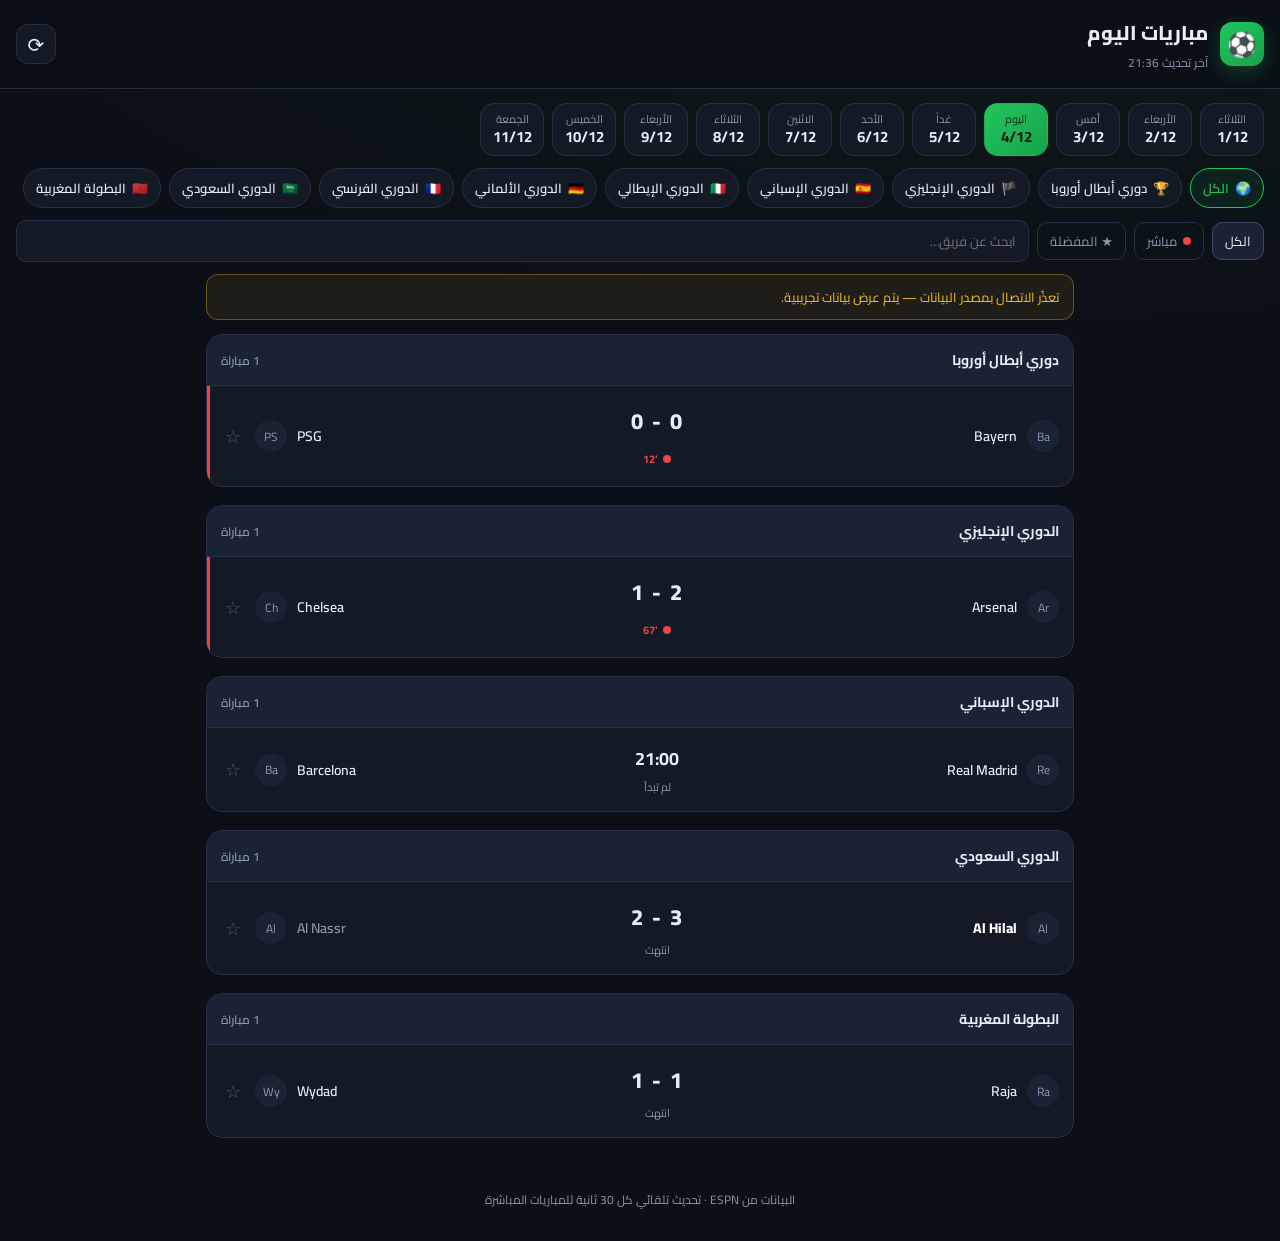
<file: matches/index.html>
<!doctype html>
<html lang="ar" dir="rtl">
<head>
  <meta charset="utf-8" />
  <meta name="viewport" content="width=device-width, initial-scale=1, viewport-fit=cover" />
  <title>مباريات اليوم</title>
  <meta name="description" content="تطبيق لعرض مباريات كرة القدم والنتائج المباشرة" />
  <meta name="theme-color" content="#0b0f17" />
  <link rel="preconnect" href="https://fonts.googleapis.com" />
  <link rel="preconnect" href="https://fonts.gstatic.com" crossorigin />
  <link href="https://fonts.googleapis.com/css2?family=Cairo:wght@400;600;700;800&display=swap" rel="stylesheet" />
  <link rel="stylesheet" href="/matches/style.css" />
</head>
<body>
  <header class="topbar">
    <div class="brand">
      <span class="brand-ball" aria-hidden="true">⚽</span>
      <div>
        <h1>مباريات اليوم</h1>
        <p class="sub" id="lastUpdate">جاري التحميل…</p>
      </div>
    </div>
    <div class="actions">
      <button class="icon-btn" id="refreshBtn" title="تحديث" aria-label="تحديث">⟳</button>
    </div>
  </header>

  <nav class="dates" id="dates" aria-label="اختيار اليوم"></nav>

  <div class="toolbar">
    <div class="leagues" id="leagues" role="tablist" aria-label="البطولات"></div>
    <div class="filters">
      <button class="chip" data-filter="all">الكل</button>
      <button class="chip" data-filter="live"><span class="dot"></span> مباشر</button>
      <button class="chip" data-filter="fav">★ المفضلة</button>
      <input id="search" class="search" type="search" placeholder="ابحث عن فريق…" />
    </div>
  </div>

  <div class="notice" id="notice" hidden></div>

  <main id="content" class="content" aria-live="polite"></main>

  <dialog id="matchDialog" class="dialog">
    <div class="dialog-body" id="dialogBody"></div>
    <form method="dialog"><button class="close-btn">إغلاق</button></form>
  </dialog>

  <footer class="foot">البيانات من ESPN · تحديث تلقائي كل 30 ثانية للمباريات المباشرة</footer>

  <script src="/matches/app.js"></script>
</body>
</html>
</file>
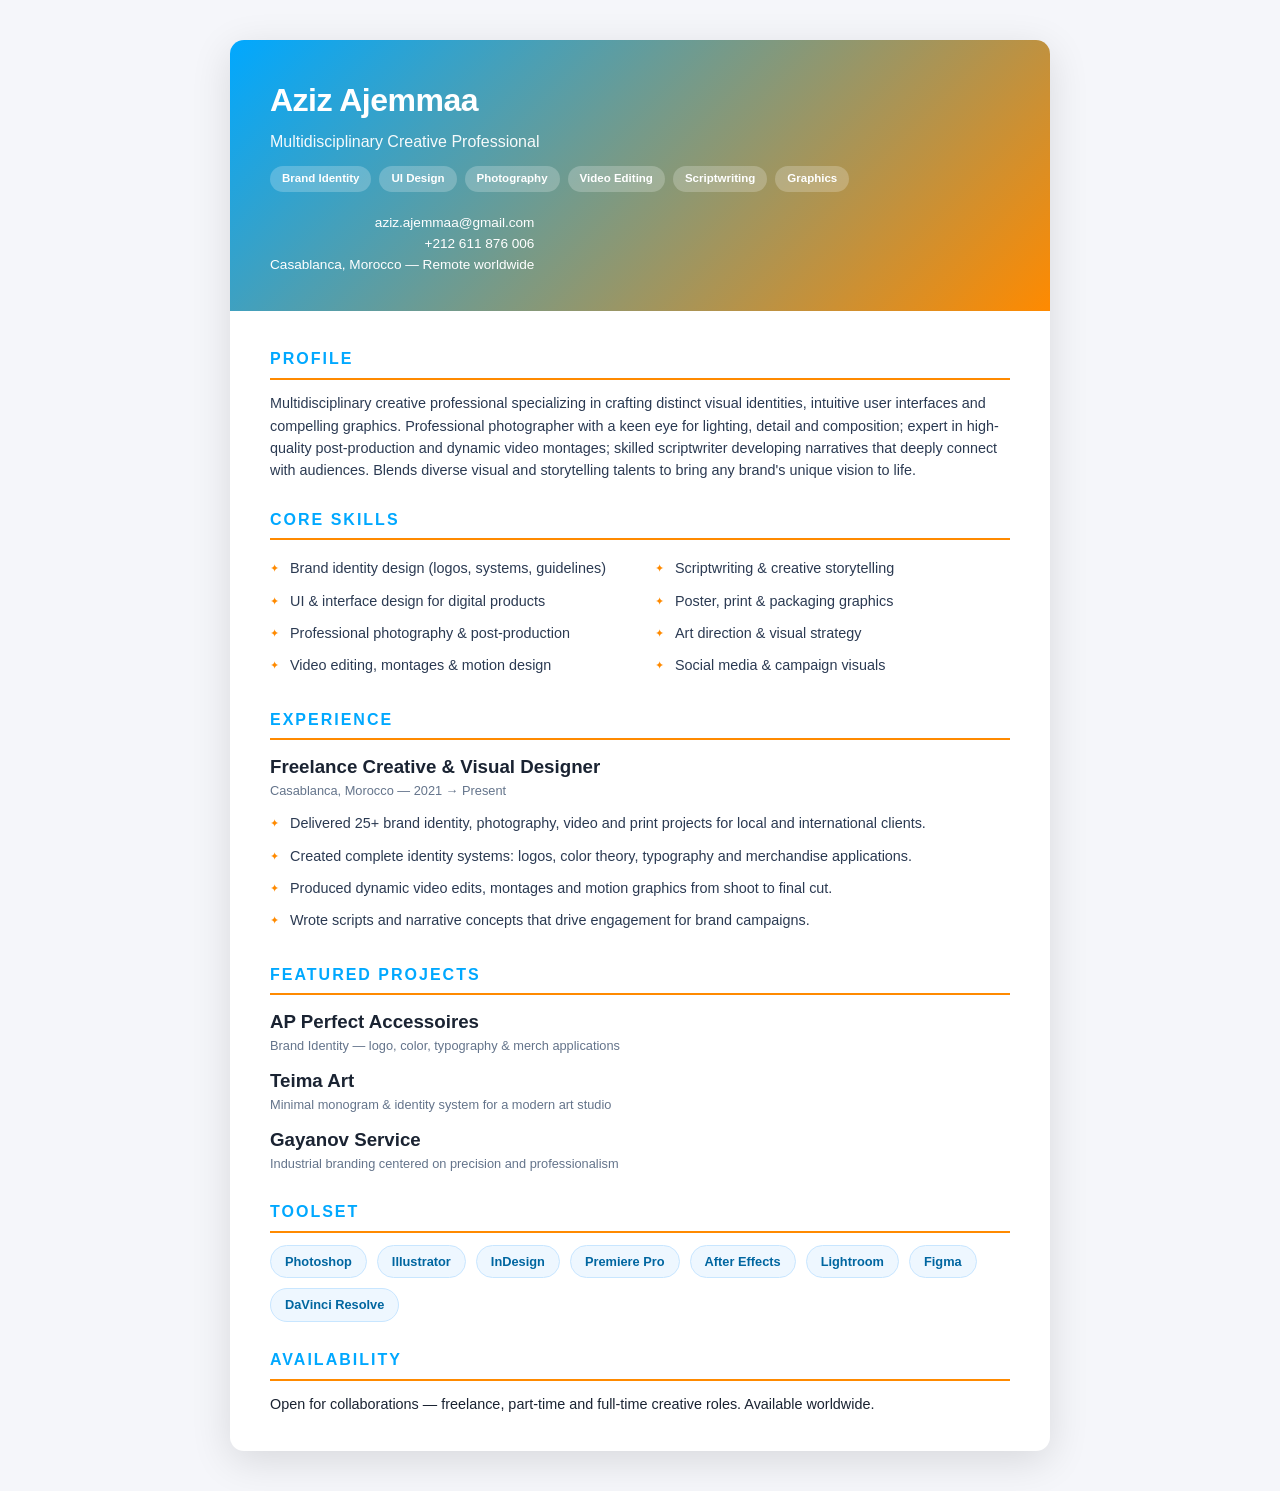
<file: AZIZ_AJEMMAA_CV.html>
<!DOCTYPE html>
<html lang="en">
<head>
    <meta charset="UTF-8">
    <title>Aziz Ajemmaa — CV</title>
    <style>
        * { margin: 0; padding: 0; box-sizing: border-box; }
        body { font-family: 'Segoe UI', Arial, sans-serif; background: #f5f6fa; color: #1a2332; line-height: 1.55; padding: 40px 16px; }
        .sheet { max-width: 820px; margin: auto; background: #fff; border-radius: 14px; box-shadow: 0 10px 40px rgba(0,0,0,0.12); overflow: hidden; }
        header { background: linear-gradient(135deg, #00a8ff, #ff8a00); color: #fff; padding: 36px 40px; display: flex; justify-content: space-between; align-items: center; gap: 20px; flex-wrap: wrap; }
        header h1 { font-size: 2rem; letter-spacing: -0.5px; }
        header p { opacity: 0.95; margin-top: 4px; }
        .badges { display: flex; gap: 8px; margin-top: 12px; flex-wrap: wrap; }
        .badges span { background: rgba(255,255,255,0.22); padding: 4px 12px; border-radius: 20px; font-size: 0.72rem; font-weight: 700; }
        main { padding: 36px 40px; }
        h2 { color: #00a8ff; font-size: 1rem; letter-spacing: 2px; text-transform: uppercase; margin: 26px 0 12px; border-bottom: 2px solid #ff8a00; padding-bottom: 6px; }
        h2:first-child { margin-top: 0; }
        .grid2 { display: grid; grid-template-columns: 1fr 1fr; gap: 10px 30px; }
        ul { list-style: none; }
        li { padding: 5px 0 5px 20px; position: relative; font-size: 0.9rem; color: #2b3a52; }
        li::before { content: '✦'; position: absolute; left: 0; color: #ff8a00; font-size: 0.7rem; top: 8px; }
        .job { margin-bottom: 14px; }
        .job b { color: #1a2732; }
        .job .meta { color: #64748b; font-size: 0.8rem; }
        table { width: 100%; border-collapse: collapse; font-size: 0.85rem; }
        td { padding: 6px 8px; border-bottom: 1px dashed #e2e8f0; }
        td:last-child { text-align: right; color: #475569; }
        .tools { display: flex; gap: 10px; flex-wrap: wrap; }
        .tools span { background: #eef7ff; border: 1px solid #c8e6ff; color: #0066a0; padding: 6px 14px; border-radius: 20px; font-size: 0.8rem; font-weight: 600; }
        @media print { .sheet { box-shadow: none; border-radius: 0; } body { padding: 0; } }
        @media (max-width: 640px) { .grid2 { grid-template-columns: 1fr; } }
    </style>
</head>
<body>
<div class="sheet">
    <header>
        <div>
            <h1>Aziz Ajemmaa</h1>
            <p>Multidisciplinary Creative Professional</p>
            <div class="badges">
                <span>Brand Identity</span><span>UI Design</span><span>Photography</span>
                <span>Video Editing</span><span>Scriptwriting</span><span>Graphics</span>
            </div>
        </div>
        <div style="font-size:0.85rem; text-align:right;">
            aziz.ajemmaa@gmail.com<br>+212 611 876 006<br>Casablanca, Morocco — Remote worldwide
        </div>
    </header>
    <main>
        <h2>Profile</h2>
        <p style="font-size:0.9rem; color:#2b3a52;">
            Multidisciplinary creative professional specializing in crafting distinct visual identities, intuitive
            user interfaces and compelling graphics. Professional photographer with a keen eye for lighting, detail
            and composition; expert in high-quality post-production and dynamic video montages; skilled scriptwriter
            developing narratives that deeply connect with audiences. Blends diverse visual and storytelling talents
            to bring any brand's unique vision to life.
        </p>

        <h2>Core Skills</h2>
        <div class="grid2">
            <ul>
                <li>Brand identity design (logos, systems, guidelines)</li>
                <li>UI & interface design for digital products</li>
                <li>Professional photography & post-production</li>
                <li>Video editing, montages & motion design</li>
            </ul>
            <ul>
                <li>Scriptwriting & creative storytelling</li>
                <li>Poster, print & packaging graphics</li>
                <li>Art direction & visual strategy</li>
                <li>Social media & campaign visuals</li>
            </ul>
        </div>

        <h2>Experience</h2>
        <div class="job">
            <h3>Freelance Creative & Visual Designer</h3>
            <div class="meta">Casablanca, Morocco — 2021 → Present</div>
            <ul style="margin-top:6px;">
                <li>Delivered 25+ brand identity, photography, video and print projects for local and international clients.</li>
                <li>Created complete identity systems: logos, color theory, typography and merchandise applications.</li>
                <li>Produced dynamic video edits, montages and motion graphics from shoot to final cut.</li>
                <li>Wrote scripts and narrative concepts that drive engagement for brand campaigns.</li>
            </ul>
        </div>

        <h2>Featured Projects</h2>
        <div class="job">
            <h3>AP Perfect Accessoires</h3>
            <div class="meta">Brand Identity — logo, color, typography & merch applications</div>
            <h3 style="margin-top:10px;">Teima Art</h3>
            <div class="meta">Minimal monogram & identity system for a modern art studio</div>
            <h3 style="margin-top:10px;">Gayanov Service</h3>
            <div class="meta">Industrial branding centered on precision and professionalism</div>
        </div>

        <h2>Toolset</h2>
        <div class="tools">
            <span>Photoshop</span><span>Illustrator</span><span>InDesign</span>
            <span>Premiere Pro</span><span>After Effects</span><span>Lightroom</span>
            <span>Figma</span><span>DaVinci Resolve</span>
        </div>

        <h2>Availability</h2>
        <p style="font-size:0.9rem;">Open for collaborations — freelance, part-time and full-time creative roles. Available worldwide.</p>
    </main>
</div>
</body>
</html>
</file>
<file: matches/style.css>
:root {
  --bg: #0b0f17;
  --surface: #131a26;
  --surface-2: #1a2333;
  --line: #243045;
  --text: #e8eef8;
  --muted: #8b98ad;
  --accent: #22c55e;
  --accent-2: #16a34a;
  --live: #ef4444;
  --gold: #fbbf24;
  --radius: 16px;
}

* { box-sizing: border-box; }
html, body { margin: 0; }
body {
  font-family: "Cairo", system-ui, sans-serif;
  background: radial-gradient(1200px 500px at 80% -10%, #12351f55, transparent), var(--bg);
  color: var(--text);
  min-height: 100vh;
  -webkit-font-smoothing: antialiased;
}
button { font: inherit; color: inherit; cursor: pointer; }

/* ---------- Top bar ---------- */
.topbar {
  position: sticky; top: 0; z-index: 10;
  display: flex; align-items: center; justify-content: space-between;
  padding: 14px 16px;
  background: color-mix(in srgb, var(--bg) 85%, transparent);
  backdrop-filter: blur(12px);
  border-bottom: 1px solid var(--line);
}
.brand { display: flex; align-items: center; gap: 12px; }
.brand-ball {
  width: 44px; height: 44px; display: grid; place-items: center;
  font-size: 24px; border-radius: 12px;
  background: linear-gradient(135deg, var(--accent), var(--accent-2));
  box-shadow: 0 6px 20px #22c55e44;
}
.brand h1 { margin: 0; font-size: 20px; font-weight: 800; }
.sub { margin: 0; font-size: 12px; color: var(--muted); }
.icon-btn {
  width: 40px; height: 40px; border-radius: 12px; font-size: 20px;
  background: var(--surface); border: 1px solid var(--line);
  transition: transform .3s;
}
.icon-btn.spin { animation: spin .8s linear infinite; }
@keyframes spin { to { transform: rotate(360deg); } }

/* ---------- Dates ---------- */
.dates {
  display: flex; gap: 8px; overflow-x: auto; padding: 14px 16px 6px;
  scrollbar-width: none;
}
.dates::-webkit-scrollbar { display: none; }
.date-btn {
  flex: 0 0 auto; min-width: 64px; padding: 8px 10px;
  border-radius: 14px; border: 1px solid var(--line);
  background: var(--surface); text-align: center; line-height: 1.3;
}
.date-btn small { display: block; color: var(--muted); font-size: 11px; }
.date-btn strong { font-size: 15px; }
.date-btn.active {
  background: linear-gradient(135deg, var(--accent), var(--accent-2));
  border-color: transparent; color: #04140a;
}
.date-btn.active small { color: #04140acc; }

/* ---------- Toolbar ---------- */
.toolbar { padding: 6px 16px 0; display: grid; gap: 10px; }
.leagues { display: flex; gap: 8px; overflow-x: auto; scrollbar-width: none; padding-bottom: 2px; }
.leagues::-webkit-scrollbar { display: none; }
.league-tab {
  flex: 0 0 auto; display: flex; align-items: center; gap: 6px;
  padding: 7px 12px; border-radius: 999px; font-size: 13px; font-weight: 600;
  background: var(--surface); border: 1px solid var(--line); white-space: nowrap;
}
.league-tab.active { border-color: var(--accent); color: var(--accent); background: #22c55e14; }

.filters { display: flex; gap: 8px; align-items: center; flex-wrap: wrap; }
.chip {
  display: inline-flex; align-items: center; gap: 6px;
  padding: 6px 12px; border-radius: 10px; font-size: 13px;
  background: transparent; border: 1px solid var(--line); color: var(--muted);
}
.chip.active { color: var(--text); background: var(--surface-2); border-color: #3a4a66; }
.dot { width: 8px; height: 8px; border-radius: 50%; background: var(--live); box-shadow: 0 0 0 0 #ef444499; animation: pulse 1.6s infinite; }
@keyframes pulse { 70% { box-shadow: 0 0 0 7px #ef444400; } 100% { box-shadow: 0 0 0 0 #ef444400; } }
.search {
  flex: 1 1 160px; min-width: 0; padding: 8px 12px; border-radius: 10px;
  border: 1px solid var(--line); background: var(--surface); color: var(--text); font: inherit; font-size: 13px;
}
.search:focus { outline: 2px solid #22c55e66; border-color: transparent; }

/* ---------- Content ---------- */
.content { padding: 14px 16px 40px; max-width: 900px; margin: 0 auto; display: grid; gap: 18px; }
.league-group { background: var(--surface); border: 1px solid var(--line); border-radius: var(--radius); overflow: hidden; }
.league-head {
  display: flex; align-items: center; gap: 10px; padding: 12px 14px;
  background: var(--surface-2); border-bottom: 1px solid var(--line); font-weight: 700; font-size: 14px;
}
.league-head img { width: 22px; height: 22px; object-fit: contain; }
.league-head .count { margin-inline-start: auto; color: var(--muted); font-size: 12px; font-weight: 600; }

.match {
  display: grid; grid-template-columns: 1fr auto 1fr auto; align-items: center; gap: 10px;
  padding: 14px; border-bottom: 1px solid var(--line); cursor: pointer;
  transition: background .2s; position: relative;
}
.match:last-child { border-bottom: 0; }
.match:hover { background: #ffffff06; }
.team { display: flex; align-items: center; gap: 10px; min-width: 0; }
.team.away { flex-direction: row-reverse; text-align: left; }
.team img { width: 32px; height: 32px; object-fit: contain; flex: 0 0 auto; }
.team .logo-ph {
  width: 32px; height: 32px; border-radius: 50%; background: var(--surface-2);
  display: grid; place-items: center; font-size: 12px; color: var(--muted); flex: 0 0 auto;
}
.team-name { font-weight: 600; font-size: 14px; overflow: hidden; text-overflow: ellipsis; white-space: nowrap; }
.team.winner .team-name { color: #fff; font-weight: 800; }
.team.loser .team-name { color: var(--muted); }

.center { text-align: center; min-width: 84px; }
.score { font-size: 22px; font-weight: 800; letter-spacing: 2px; direction: rtl; }
.kickoff { font-size: 18px; font-weight: 700; direction: ltr; }
.status { font-size: 11px; color: var(--muted); margin-top: 2px; }
.status.live { color: var(--live); font-weight: 700; display: inline-flex; align-items: center; gap: 5px; }
.status.ft { color: var(--muted); }

.fav-btn { background: none; border: 0; font-size: 18px; color: #4b5870; padding: 4px; }
.fav-btn.on { color: var(--gold); }

.match.is-live { box-shadow: inset 3px 0 0 var(--live); }

/* ---------- States ---------- */
.empty, .loading {
  text-align: center; padding: 50px 20px; color: var(--muted);
  background: var(--surface); border: 1px dashed var(--line); border-radius: var(--radius);
}
.empty .big { font-size: 42px; display: block; margin-bottom: 8px; }
.skeleton { height: 64px; border-bottom: 1px solid var(--line); background: linear-gradient(90deg, transparent, #ffffff08, transparent); background-size: 200% 100%; animation: shimmer 1.2s infinite; }
@keyframes shimmer { from { background-position: 200% 0; } to { background-position: -200% 0; } }

.notice {
  max-width: 868px; width: calc(100% - 32px); margin: 12px auto 0; padding: 10px 14px; font-size: 13px;
  background: #fbbf2414; border: 1px solid #fbbf2455; color: var(--gold); border-radius: 12px;
}

/* ---------- Dialog ---------- */
.dialog {
  width: min(520px, calc(100% - 32px)); padding: 0; border: 1px solid var(--line);
  border-radius: 20px; background: var(--surface); color: var(--text);
}
.dialog::backdrop { background: #000a; backdrop-filter: blur(3px); }
.dialog-body { padding: 20px; }
.d-league { text-align: center; color: var(--muted); font-size: 13px; margin-bottom: 14px; }
.d-teams { display: grid; grid-template-columns: 1fr auto 1fr; align-items: center; gap: 10px; text-align: center; }
.d-teams img { width: 64px; height: 64px; object-fit: contain; }
.d-teams .name { font-weight: 700; margin-top: 6px; font-size: 15px; }
.d-score { font-size: 38px; font-weight: 800; direction: rtl; }
.d-meta { display: grid; gap: 6px; margin-top: 18px; font-size: 13px; color: var(--muted); }
.d-meta div { display: flex; gap: 8px; }
.events { margin-top: 18px; display: grid; gap: 6px; }
.events h3 { margin: 0 0 4px; font-size: 14px; }
.ev { display: flex; gap: 10px; align-items: center; font-size: 13px; padding: 8px 10px; background: var(--surface-2); border-radius: 10px; }
.ev .min { color: var(--accent); font-weight: 700; min-width: 34px; direction: ltr; }
.ev.away { flex-direction: row-reverse; text-align: left; }
.close-btn {
  display: block; width: calc(100% - 40px); margin: 0 20px 20px; padding: 10px;
  border-radius: 12px; border: 0; background: var(--surface-2); font-weight: 700;
}

.foot { text-align: center; color: var(--muted); font-size: 12px; padding: 10px 16px 30px; }

@media (max-width: 520px) {
  .match { grid-template-columns: 1fr auto 1fr; padding: 12px 10px; }
  .match .fav-btn { position: absolute; top: 2px; left: 4px; font-size: 15px; }
  .team { flex-direction: column; gap: 4px; text-align: center; }
  .team.away { flex-direction: column; text-align: center; }
  .team-name { font-size: 12px; white-space: normal; }
  .score { font-size: 20px; }
}

bdi { unicode-bidi: isolate; direction: ltr; }
</file>
